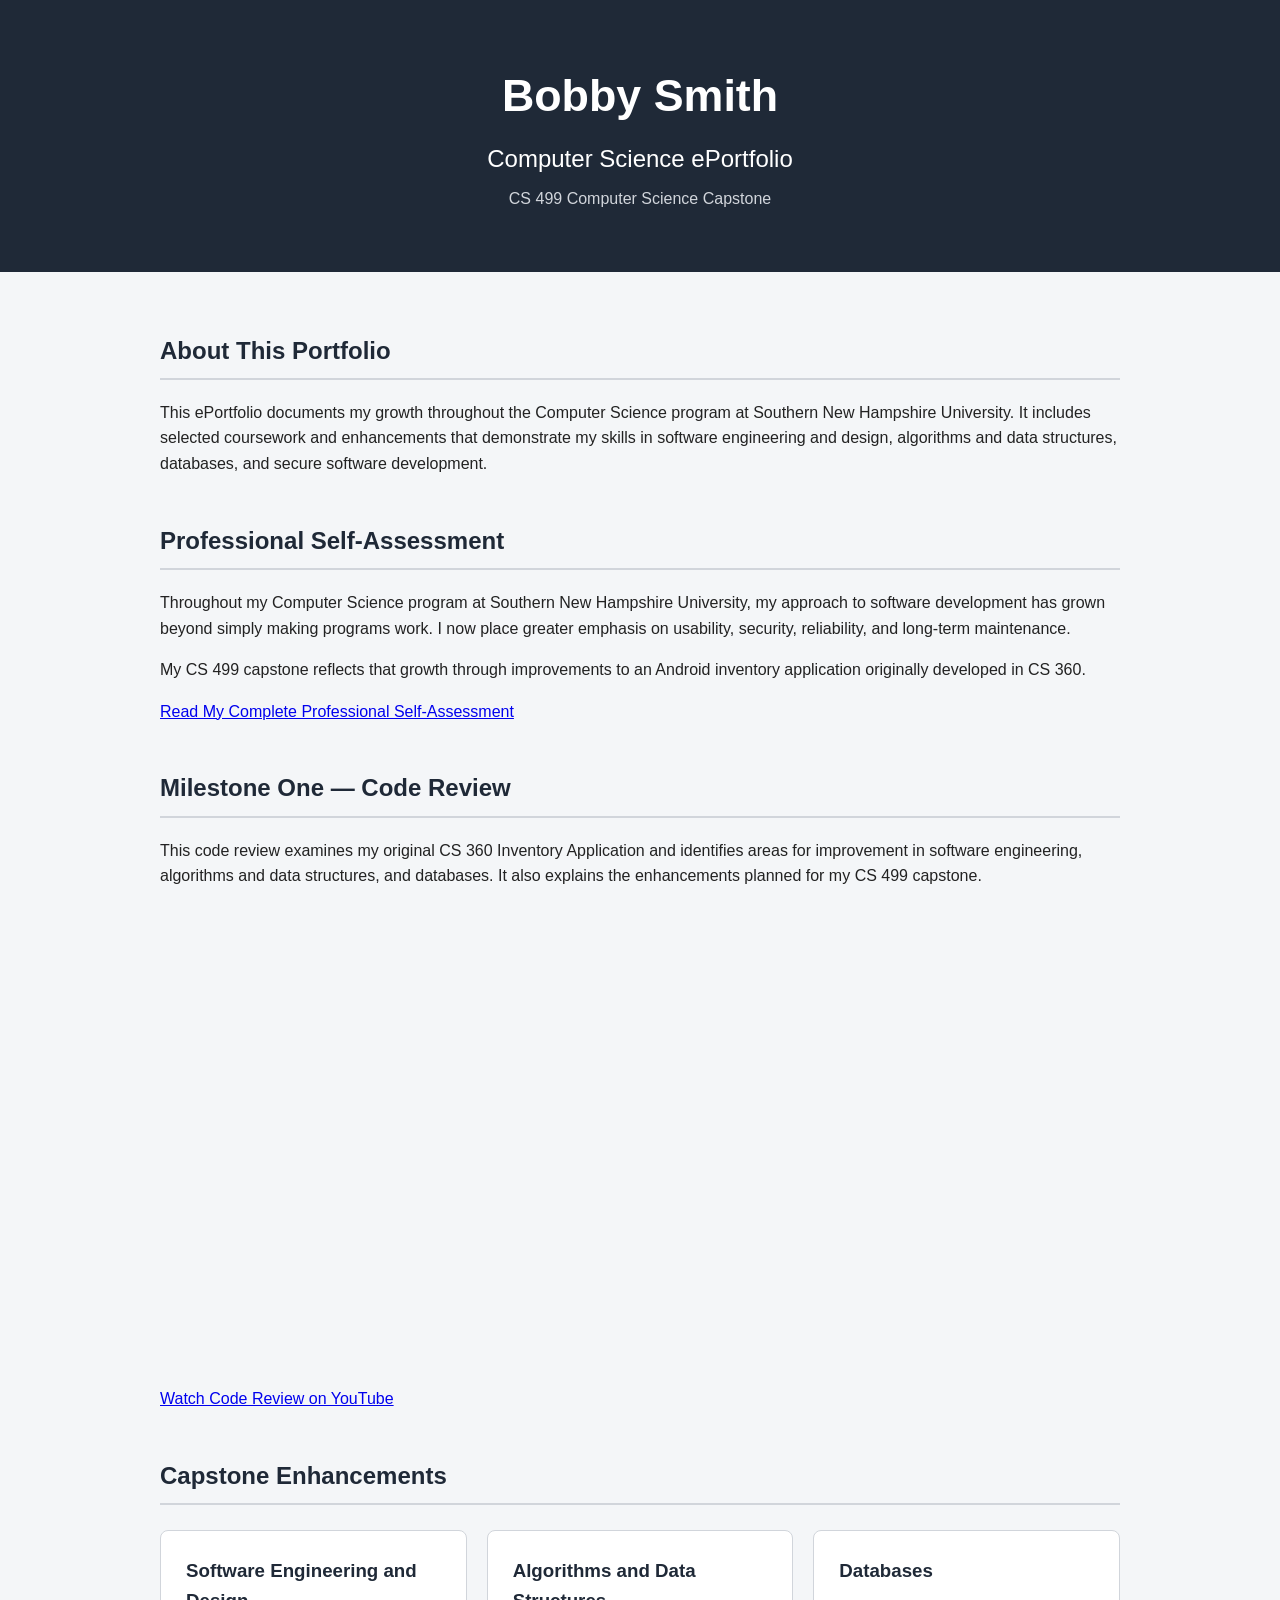
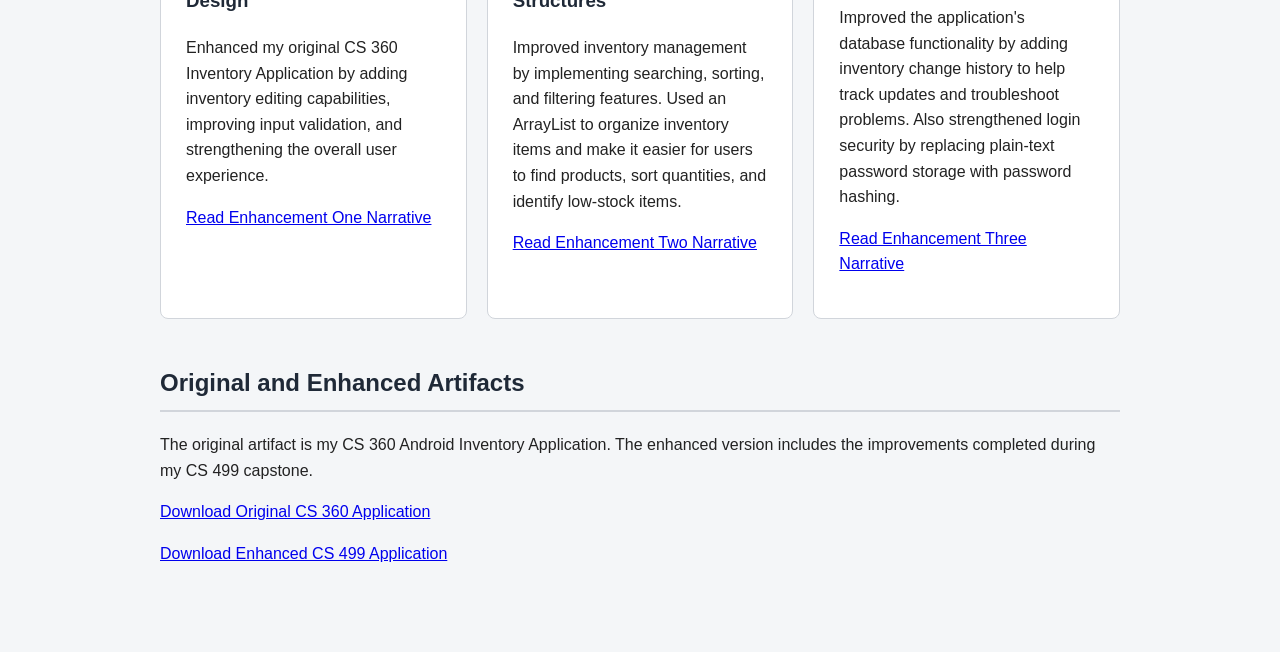
<file: index.html>
<!DOCTYPE html>
<html lang="en">
<head>
    <meta charset="UTF-8">
    <meta name="viewport" content="width=device-width, initial-scale=1.0">
    <title>Bobby Smith | Computer Science ePortfolio</title>
    <link rel="stylesheet" href="style.css">
</head>

<body>

    <header>
        <h1>Bobby Smith</h1>
        <h2>Computer Science ePortfolio</h2>
        <p>CS 499 Computer Science Capstone</p>
    </header>

    <main>
        <section>
            <h2>About This Portfolio</h2>

            <p>
                This ePortfolio documents my growth throughout the Computer Science
                program at Southern New Hampshire University. It includes selected
                coursework and enhancements that demonstrate my skills in software
                engineering and design, algorithms and data structures, databases,
                and secure software development.
            </p>
        </section>
        
        <section>
            <h2>Professional Self-Assessment</h2>
        
            <p>
                Throughout my Computer Science program at Southern New Hampshire
                University, my approach to software development has grown beyond
                simply making programs work. I now place greater emphasis on
                usability, security, reliability, and long-term maintenance.
            </p>
        
            <p>
                My CS 499 capstone reflects that growth through improvements
                to an Android inventory application originally developed
                in CS 360.
            </p>
        
            <p>
                <a href="self-assessment.html">
                    Read My Complete Professional Self-Assessment
                </a>
            </p>
        </section>
	
	<section>
    		<h2>Milestone One — Code Review</h2>

    		<p>
        		This code review examines my original CS 360
        		Inventory Application and identifies areas
        		for improvement in software engineering,
        		algorithms and data structures, and databases.
        		It also explains the enhancements planned
        		for my CS 499 capstone.
    		</p>

    		<div class="video-container">
        		<iframe
            			src="https://www.youtube.com/embed/A-g2grLvw1M"
            			title="CS 499 Milestone One Code Review"
            			allow="accelerometer; autoplay; clipboard-write; encrypted-media; gyroscope; picture-in-picture; web-share"
            			allowfullscreen>
        		</iframe>
    		</div>

    		<p>
        		<a href="https://youtu.be/A-g2grLvw1M"
           			target="_blank"
           			rel="noopener noreferrer">
            			Watch Code Review on YouTube
        		</a>
    		</p>
	</section>


        <section>
            <h2>Capstone Enhancements</h2>
        
            <div class="capstone-grid">
        
                <div class="capstone-card">
                    <h3>Software Engineering and Design</h3>
                    
			<p>
    				Enhanced my original CS 360 Inventory Application
    				by adding inventory editing capabilities, improving
    				input validation, and strengthening the overall
    				user experience.
			</p>

			<p>
    				<a href="enhancement-one.html">
        				Read Enhancement One Narrative
    				</a>
			</p>

                </div>
        
                <div class="capstone-card">
                    <h3>Algorithms and Data Structures</h3>
                    
			<p>
    				Improved inventory management by implementing
    				searching, sorting, and filtering features.
    				Used an ArrayList to organize inventory items
    				and make it easier for users to find products,
    				sort quantities, and identify low-stock items.
			</p>

			<p>
    				<a href="enhancement-two.html">
        				Read Enhancement Two Narrative
    				</a>
			</p>

                </div>
        
                <div class="capstone-card">
                    <h3>Databases</h3>
                    
			<p>
    				Improved the application's database functionality
    				by adding inventory change history to help track
    				updates and troubleshoot problems. Also strengthened
    				login security by replacing plain-text password
    				storage with password hashing.
			</p>

			<p>
    				<a href="enhancement-three.html">
        				Read Enhancement Three Narrative
    				</a>
			</p>

                </div>
        
            </div>
        </section>

	<section>
    		<h2>Original and Enhanced Artifacts</h2>

    		<p>
       			 The original artifact is my CS 360 Android Inventory
       			 Application. The enhanced version includes the
        		improvements completed during my CS 499 capstone.
    		</p>

    		<p>
        		<a href="original-artifact/InventoryAppBobby_Smith.zip">
            			Download Original CS 360 Application
        		</a>
    		</p>

    		<p>
        		<a href="enhanced-artifact/SmithB_CS499%20Milestone4.zip">
            		Download Enhanced CS 499 Application
        		</a>
    		</p>
	</section>

    </main>

</body>
</html>
</file>
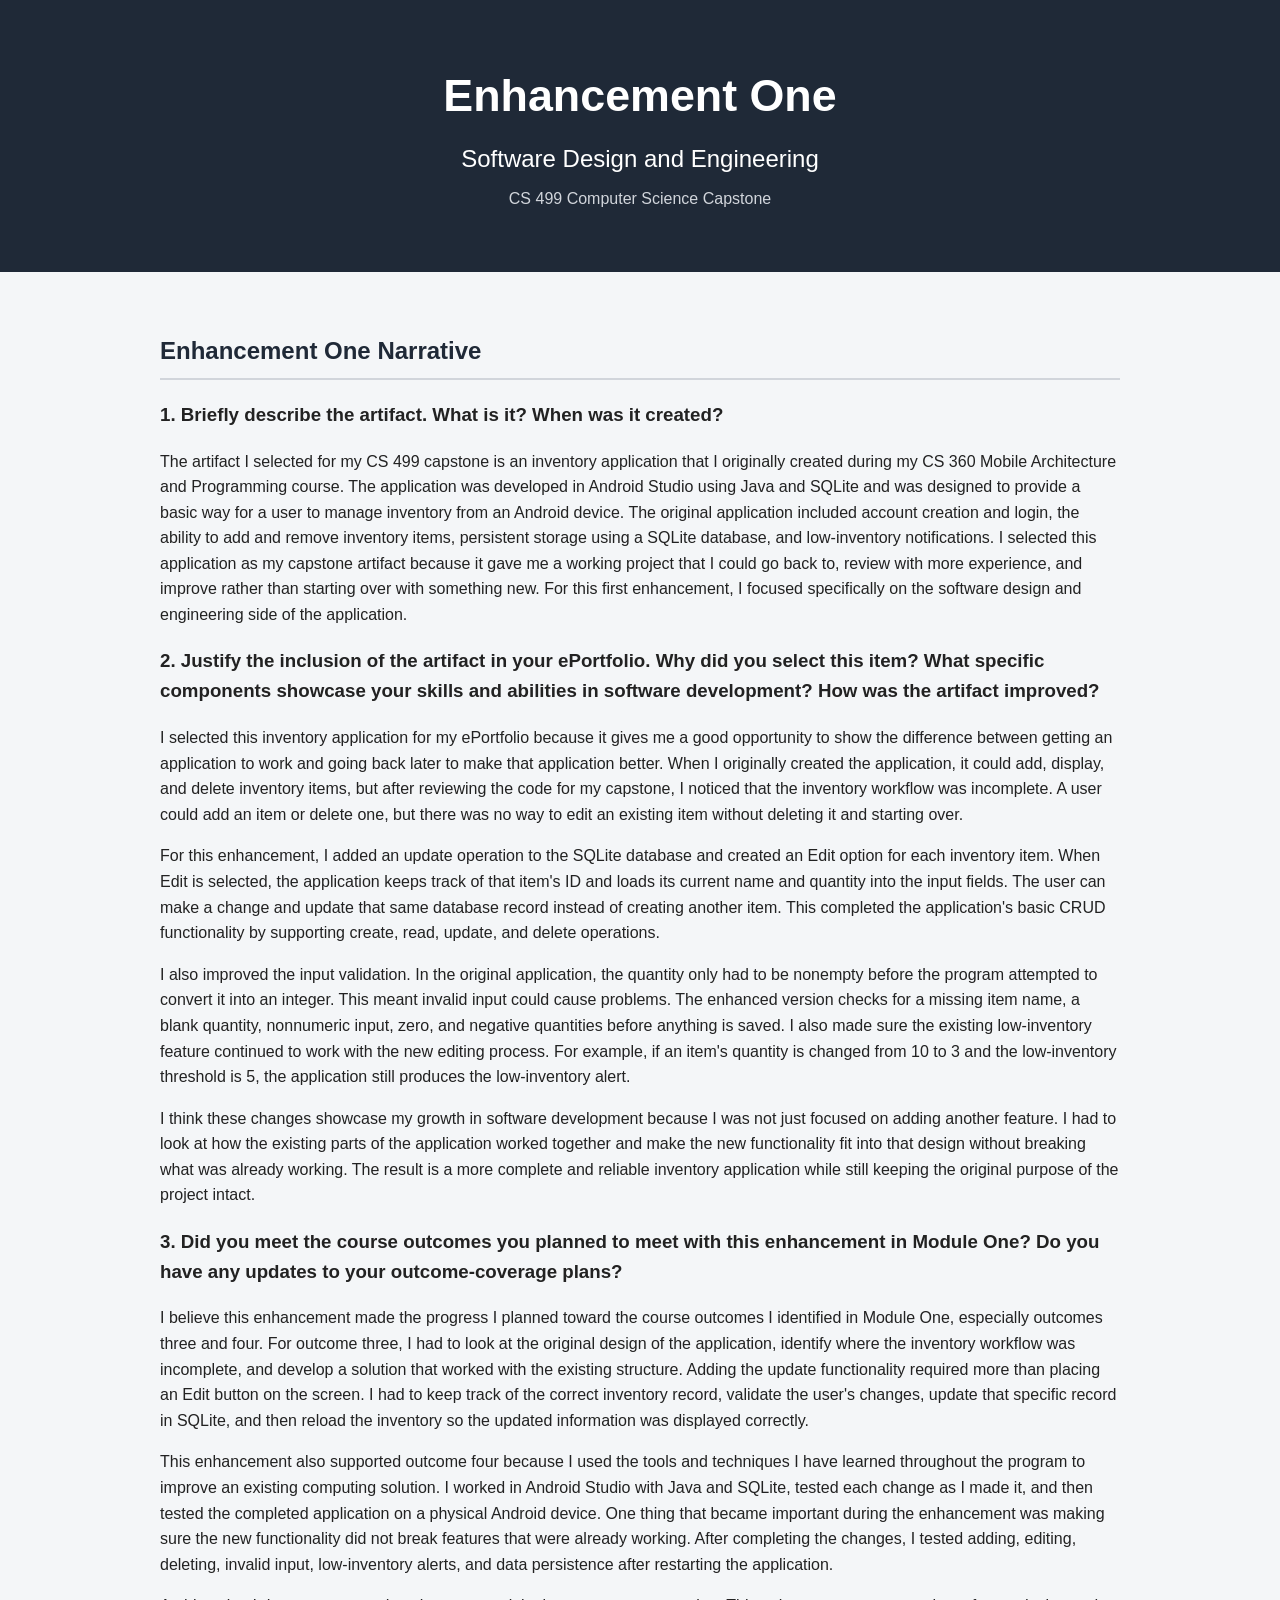
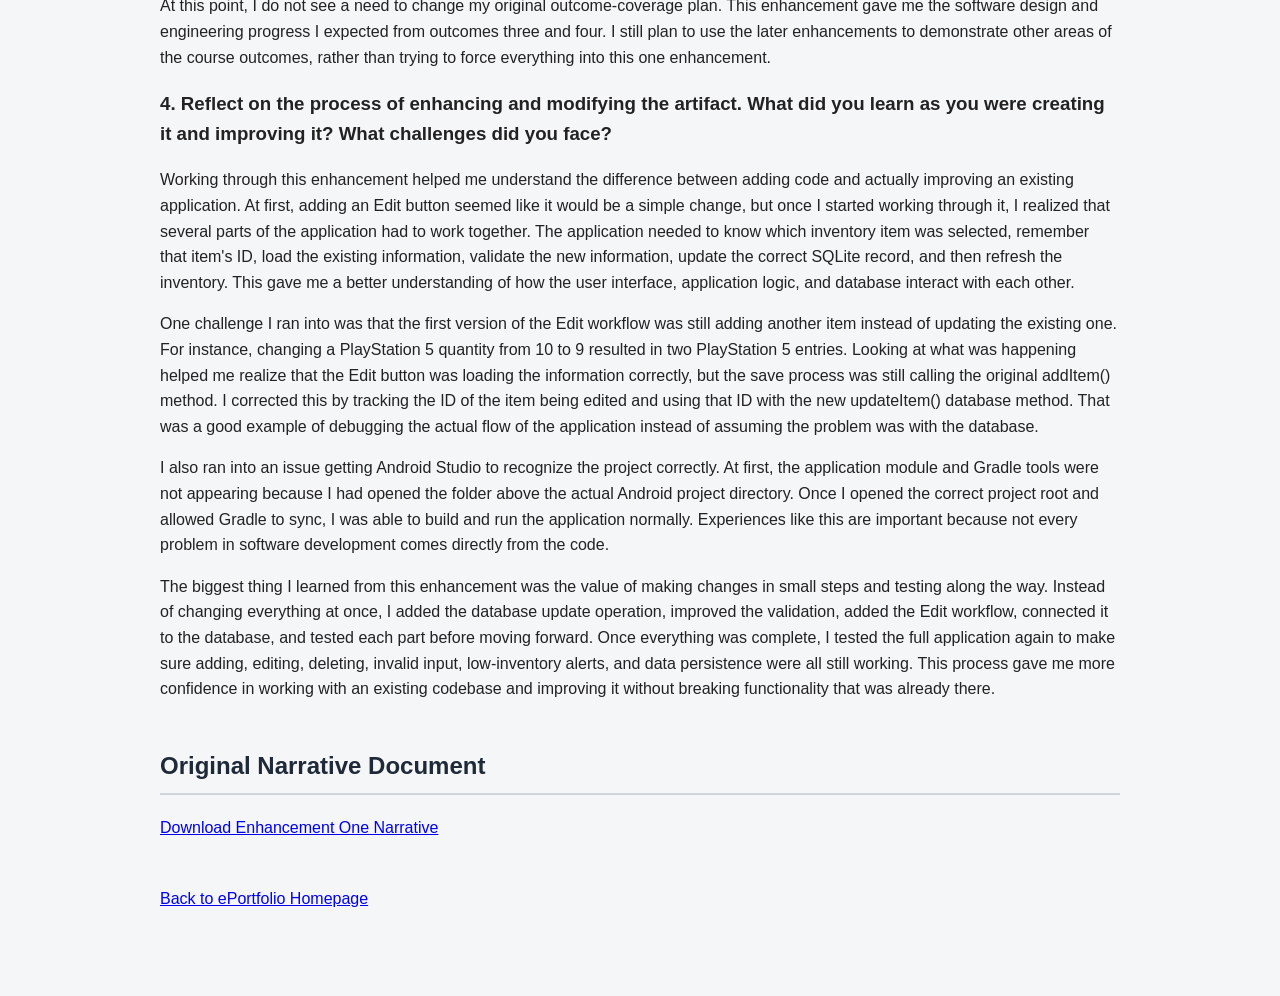
<file: enhancement-one.html>
<!DOCTYPE html>
<html lang="en">
<head>
    <meta charset="UTF-8">
    <meta name="viewport" content="width=device-width, initial-scale=1.0">
    <title>Enhancement One | Software Design and Engineering</title>
    <link rel="stylesheet" href="style.css">
</head>

<body>

<header>
    <h1>Enhancement One</h1>
    <h2>Software Design and Engineering</h2>
    <p>CS 499 Computer Science Capstone</p>
</header>

<main>
<section>
    <h2>Enhancement One Narrative</h2>

    <h3>1. Briefly describe the artifact. What is it? When was it created?</h3>

    <p>The artifact I selected for my CS 499 capstone is an inventory application that I originally created during my CS 360 Mobile Architecture and Programming course. The application was developed in Android Studio using Java and SQLite and was designed to provide a basic way for a user to manage inventory from an Android device. The original application included account creation and login, the ability to add and remove inventory items, persistent storage using a SQLite database, and low-inventory notifications. I selected this application as my capstone artifact because it gave me a working project that I could go back to, review with more experience, and improve rather than starting over with something new. For this first enhancement, I focused specifically on the software design and engineering side of the application.</p>

    <h3>2. Justify the inclusion of the artifact in your ePortfolio. Why did you select this item? What specific components showcase your skills and abilities in software development? How was the artifact improved?</h3>

    <p>I selected this inventory application for my ePortfolio because it gives me a good opportunity to show the difference between getting an application to work and going back later to make that application better. When I originally created the application, it could add, display, and delete inventory items, but after reviewing the code for my capstone, I noticed that the inventory workflow was incomplete. A user could add an item or delete one, but there was no way to edit an existing item without deleting it and starting over.</p>

    <p>For this enhancement, I added an update operation to the SQLite database and created an Edit option for each inventory item. When Edit is selected, the application keeps track of that item's ID and loads its current name and quantity into the input fields. The user can make a change and update that same database record instead of creating another item. This completed the application's basic CRUD functionality by supporting create, read, update, and delete operations.</p>

    <p>I also improved the input validation. In the original application, the quantity only had to be nonempty before the program attempted to convert it into an integer. This meant invalid input could cause problems. The enhanced version checks for a missing item name, a blank quantity, nonnumeric input, zero, and negative quantities before anything is saved. I also made sure the existing low-inventory feature continued to work with the new editing process. For example, if an item's quantity is changed from 10 to 3 and the low-inventory threshold is 5, the application still produces the low-inventory alert.</p>

    <p>I think these changes showcase my growth in software development because I was not just focused on adding another feature. I had to look at how the existing parts of the application worked together and make the new functionality fit into that design without breaking what was already working. The result is a more complete and reliable inventory application while still keeping the original purpose of the project intact.</p>

    <h3>3. Did you meet the course outcomes you planned to meet with this enhancement in Module One? Do you have any updates to your outcome-coverage plans?</h3>

    <p>I believe this enhancement made the progress I planned toward the course outcomes I identified in Module One, especially outcomes three and four. For outcome three, I had to look at the original design of the application, identify where the inventory workflow was incomplete, and develop a solution that worked with the existing structure. Adding the update functionality required more than placing an Edit button on the screen. I had to keep track of the correct inventory record, validate the user's changes, update that specific record in SQLite, and then reload the inventory so the updated information was displayed correctly.</p>

    <p>This enhancement also supported outcome four because I used the tools and techniques I have learned throughout the program to improve an existing computing solution. I worked in Android Studio with Java and SQLite, tested each change as I made it, and then tested the completed application on a physical Android device. One thing that became important during the enhancement was making sure the new functionality did not break features that were already working. After completing the changes, I tested adding, editing, deleting, invalid input, low-inventory alerts, and data persistence after restarting the application.</p>

    <p>At this point, I do not see a need to change my original outcome-coverage plan. This enhancement gave me the software design and engineering progress I expected from outcomes three and four. I still plan to use the later enhancements to demonstrate other areas of the course outcomes, rather than trying to force everything into this one enhancement.</p>

    <h3>4. Reflect on the process of enhancing and modifying the artifact. What did you learn as you were creating it and improving it? What challenges did you face?</h3>

    <p>Working through this enhancement helped me understand the difference between adding code and actually improving an existing application. At first, adding an Edit button seemed like it would be a simple change, but once I started working through it, I realized that several parts of the application had to work together. The application needed to know which inventory item was selected, remember that item's ID, load the existing information, validate the new information, update the correct SQLite record, and then refresh the inventory. This gave me a better understanding of how the user interface, application logic, and database interact with each other.</p>

    <p>One challenge I ran into was that the first version of the Edit workflow was still adding another item instead of updating the existing one. For instance, changing a PlayStation 5 quantity from 10 to 9 resulted in two PlayStation 5 entries. Looking at what was happening helped me realize that the Edit button was loading the information correctly, but the save process was still calling the original addItem() method. I corrected this by tracking the ID of the item being edited and using that ID with the new updateItem() database method. That was a good example of debugging the actual flow of the application instead of assuming the problem was with the database.</p>

    <p>I also ran into an issue getting Android Studio to recognize the project correctly. At first, the application module and Gradle tools were not appearing because I had opened the folder above the actual Android project directory. Once I opened the correct project root and allowed Gradle to sync, I was able to build and run the application normally. Experiences like this are important because not every problem in software development comes directly from the code.</p>

    <p>The biggest thing I learned from this enhancement was the value of making changes in small steps and testing along the way. Instead of changing everything at once, I added the database update operation, improved the validation, added the Edit workflow, connected it to the database, and tested each part before moving forward. Once everything was complete, I tested the full application again to make sure adding, editing, deleting, invalid input, low-inventory alerts, and data persistence were all still working. This process gave me more confidence in working with an existing codebase and improving it without breaking functionality that was already there.</p>
</section>

<section>
    <h2>Original Narrative Document</h2>
    <p>
        <a href="narratives/SmithB_Milestone%20Two.docx">
            Download Enhancement One Narrative
        </a>
    </p>
</section>

<section>
    <p>
        <a href="index.html">Back to ePortfolio Homepage</a>
    </p>
</section>
</main>

</body>
</html>
</file>
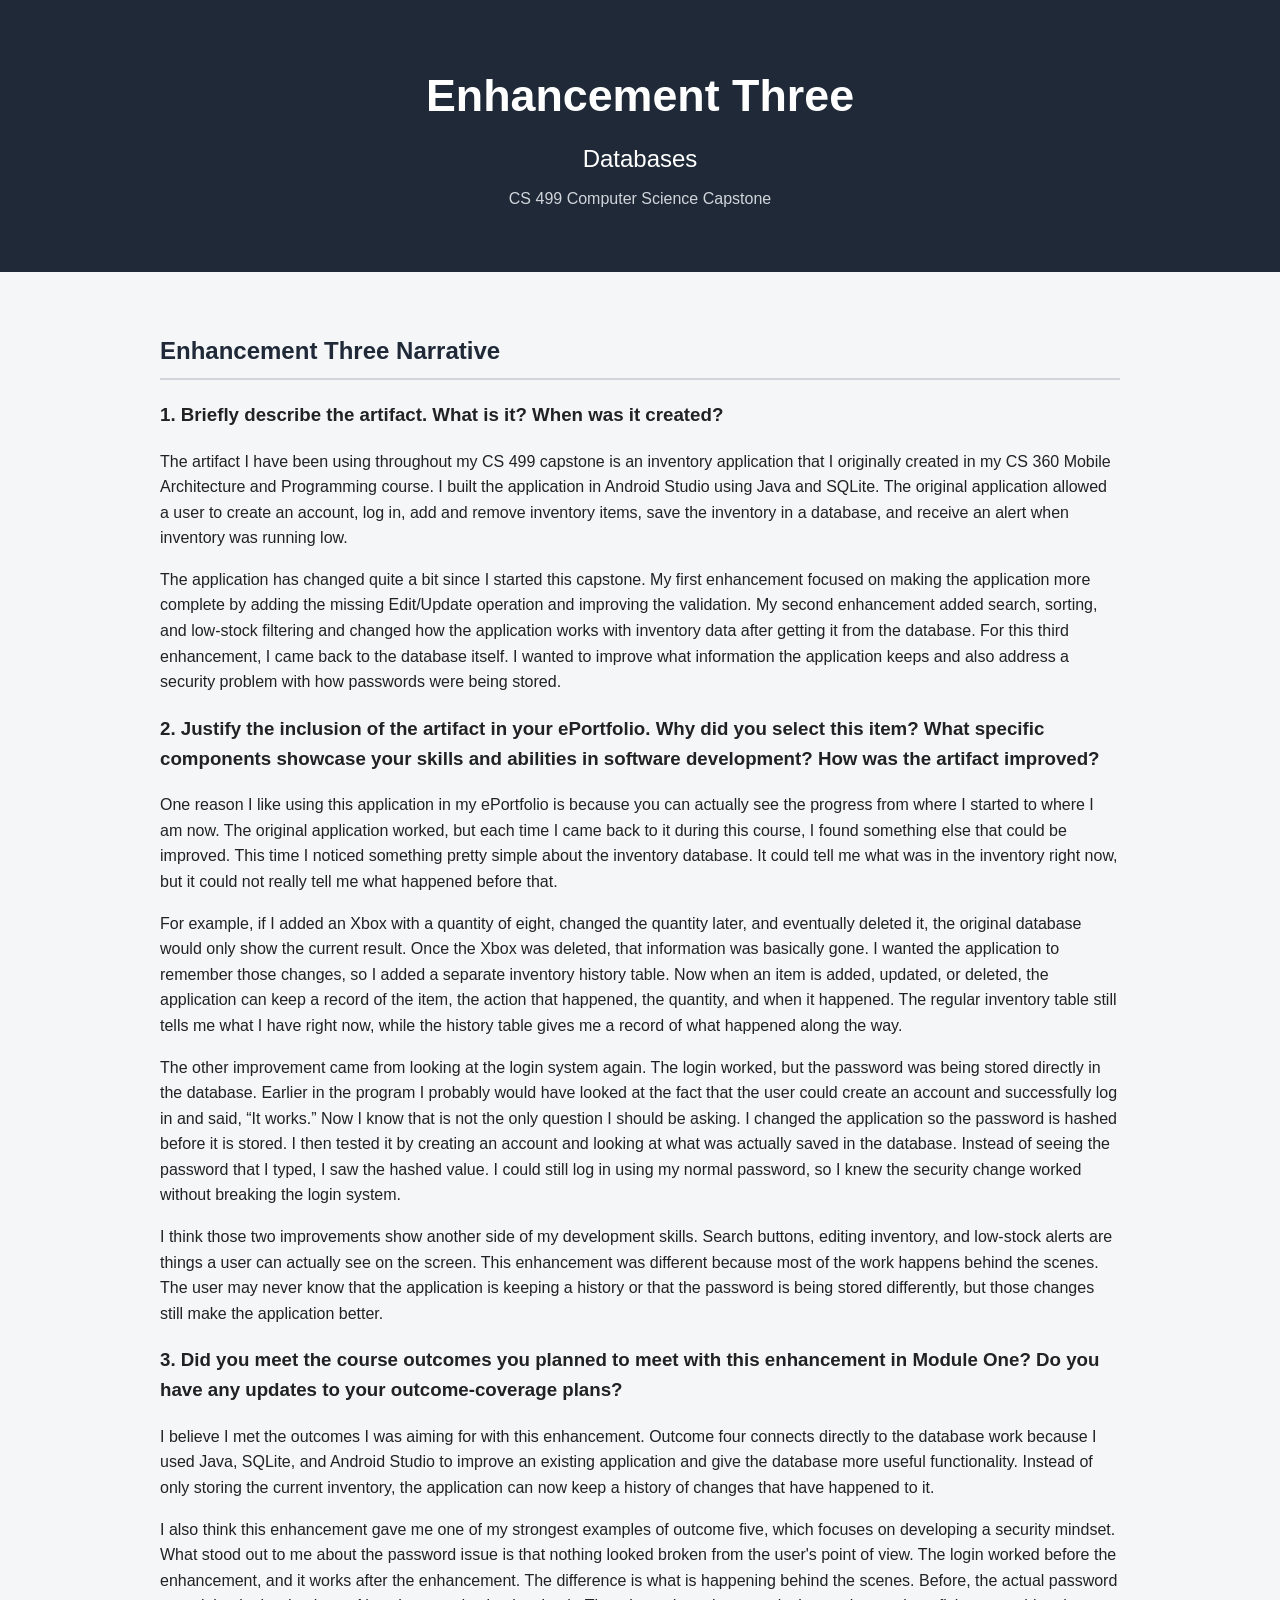
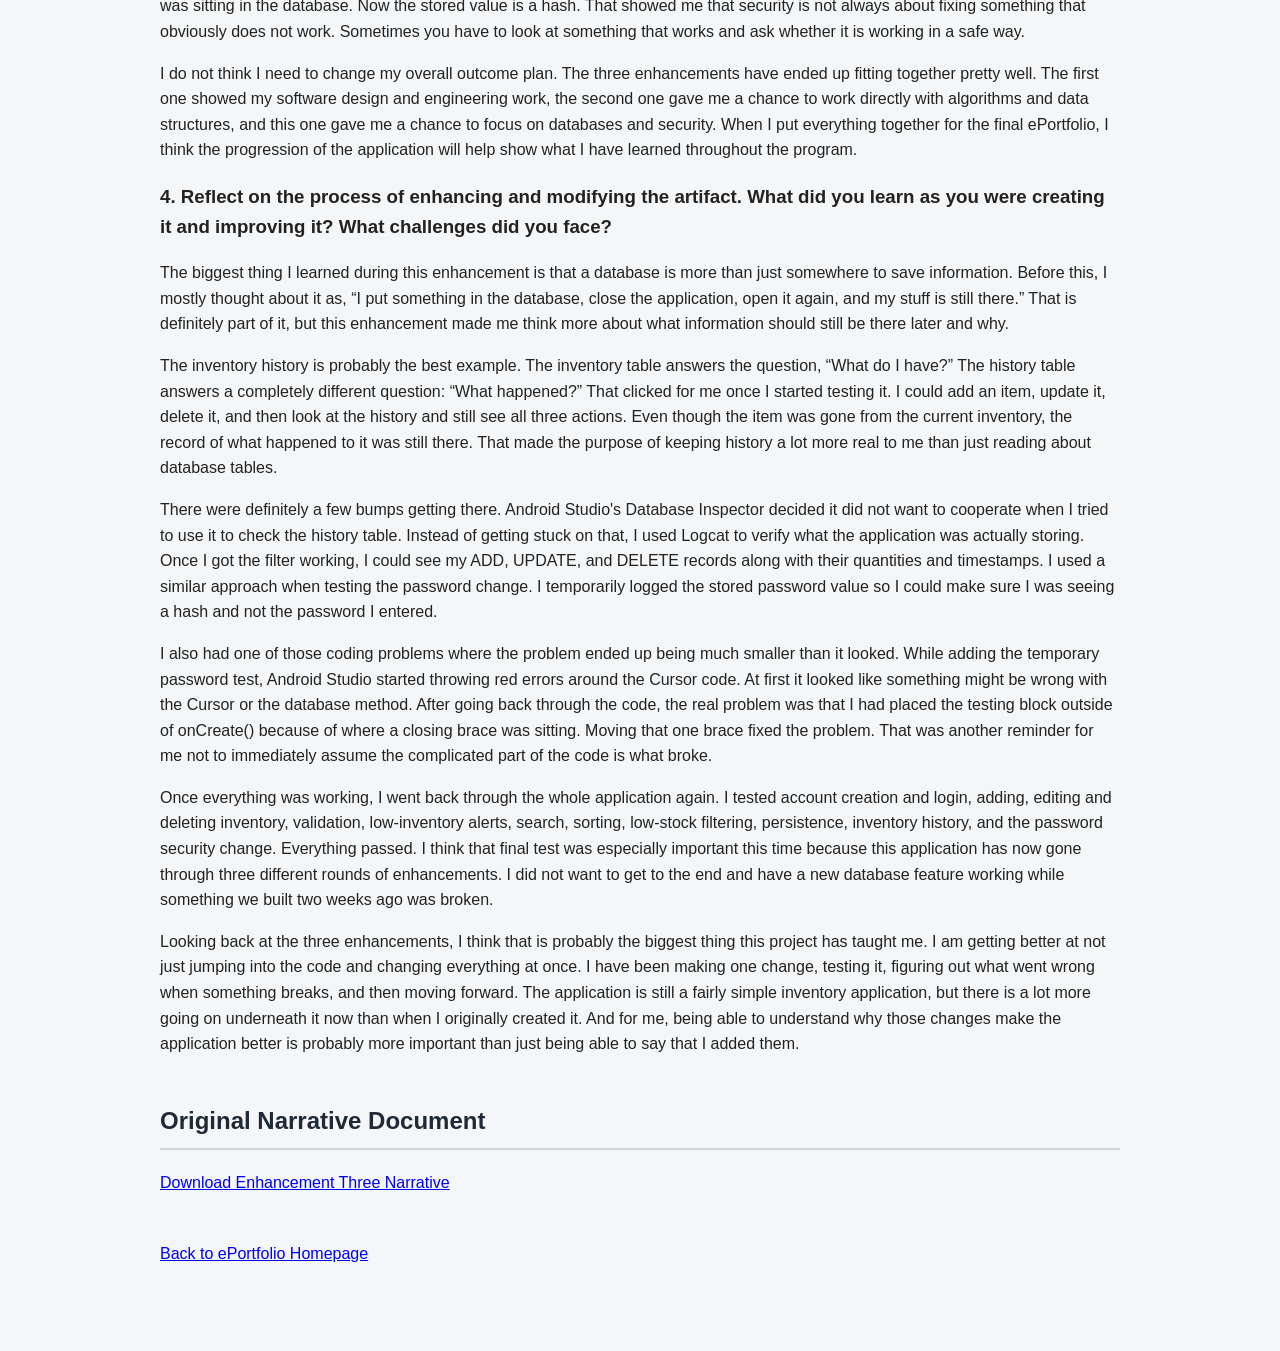
<file: enhancement-three.html>
<!DOCTYPE html>
<html lang="en">
<head>
    <meta charset="UTF-8">
    <meta name="viewport" content="width=device-width, initial-scale=1.0">
    <title>Enhancement Three | Databases</title>
    <link rel="stylesheet" href="style.css">
</head>

<body>

<header>
    <h1>Enhancement Three</h1>
    <h2>Databases</h2>
    <p>CS 499 Computer Science Capstone</p>
</header>

<main>

<section>
    <h2>Enhancement Three Narrative</h2>

    <h3>1. Briefly describe the artifact. What is it? When was it created?</h3>

    <p>The artifact I have been using throughout my CS 499 capstone is an inventory application that I originally created in my CS 360 Mobile Architecture and Programming course. I built the application in Android Studio using Java and SQLite. The original application allowed a user to create an account, log in, add and remove inventory items, save the inventory in a database, and receive an alert when inventory was running low.</p>

    <p>The application has changed quite a bit since I started this capstone. My first enhancement focused on making the application more complete by adding the missing Edit/Update operation and improving the validation. My second enhancement added search, sorting, and low-stock filtering and changed how the application works with inventory data after getting it from the database. For this third enhancement, I came back to the database itself. I wanted to improve what information the application keeps and also address a security problem with how passwords were being stored.</p>

    <h3>2. Justify the inclusion of the artifact in your ePortfolio. Why did you select this item? What specific components showcase your skills and abilities in software development? How was the artifact improved?</h3>

    <p>One reason I like using this application in my ePortfolio is because you can actually see the progress from where I started to where I am now. The original application worked, but each time I came back to it during this course, I found something else that could be improved. This time I noticed something pretty simple about the inventory database. It could tell me what was in the inventory right now, but it could not really tell me what happened before that.</p>

    <p>For example, if I added an Xbox with a quantity of eight, changed the quantity later, and eventually deleted it, the original database would only show the current result. Once the Xbox was deleted, that information was basically gone. I wanted the application to remember those changes, so I added a separate inventory history table. Now when an item is added, updated, or deleted, the application can keep a record of the item, the action that happened, the quantity, and when it happened. The regular inventory table still tells me what I have right now, while the history table gives me a record of what happened along the way.</p>

    <p>The other improvement came from looking at the login system again. The login worked, but the password was being stored directly in the database. Earlier in the program I probably would have looked at the fact that the user could create an account and successfully log in and said, “It works.” Now I know that is not the only question I should be asking. I changed the application so the password is hashed before it is stored. I then tested it by creating an account and looking at what was actually saved in the database. Instead of seeing the password that I typed, I saw the hashed value. I could still log in using my normal password, so I knew the security change worked without breaking the login system.</p>

    <p>I think those two improvements show another side of my development skills. Search buttons, editing inventory, and low-stock alerts are things a user can actually see on the screen. This enhancement was different because most of the work happens behind the scenes. The user may never know that the application is keeping a history or that the password is being stored differently, but those changes still make the application better.</p>

    <h3>3. Did you meet the course outcomes you planned to meet with this enhancement in Module One? Do you have any updates to your outcome-coverage plans?</h3>

    <p>I believe I met the outcomes I was aiming for with this enhancement. Outcome four connects directly to the database work because I used Java, SQLite, and Android Studio to improve an existing application and give the database more useful functionality. Instead of only storing the current inventory, the application can now keep a history of changes that have happened to it.</p>

    <p>I also think this enhancement gave me one of my strongest examples of outcome five, which focuses on developing a security mindset. What stood out to me about the password issue is that nothing looked broken from the user's point of view. The login worked before the enhancement, and it works after the enhancement. The difference is what is happening behind the scenes. Before, the actual password was sitting in the database. Now the stored value is a hash. That showed me that security is not always about fixing something that obviously does not work. Sometimes you have to look at something that works and ask whether it is working in a safe way.</p>

    <p>I do not think I need to change my overall outcome plan. The three enhancements have ended up fitting together pretty well. The first one showed my software design and engineering work, the second one gave me a chance to work directly with algorithms and data structures, and this one gave me a chance to focus on databases and security. When I put everything together for the final ePortfolio, I think the progression of the application will help show what I have learned throughout the program.</p>

    <h3>4. Reflect on the process of enhancing and modifying the artifact. What did you learn as you were creating it and improving it? What challenges did you face?</h3>

    <p>The biggest thing I learned during this enhancement is that a database is more than just somewhere to save information. Before this, I mostly thought about it as, “I put something in the database, close the application, open it again, and my stuff is still there.” That is definitely part of it, but this enhancement made me think more about what information should still be there later and why.</p>

    <p>The inventory history is probably the best example. The inventory table answers the question, “What do I have?” The history table answers a completely different question: “What happened?” That clicked for me once I started testing it. I could add an item, update it, delete it, and then look at the history and still see all three actions. Even though the item was gone from the current inventory, the record of what happened to it was still there. That made the purpose of keeping history a lot more real to me than just reading about database tables.</p>

    <p>There were definitely a few bumps getting there. Android Studio's Database Inspector decided it did not want to cooperate when I tried to use it to check the history table. Instead of getting stuck on that, I used Logcat to verify what the application was actually storing. Once I got the filter working, I could see my ADD, UPDATE, and DELETE records along with their quantities and timestamps. I used a similar approach when testing the password change. I temporarily logged the stored password value so I could make sure I was seeing a hash and not the password I entered.</p>

    <p>I also had one of those coding problems where the problem ended up being much smaller than it looked. While adding the temporary password test, Android Studio started throwing red errors around the Cursor code. At first it looked like something might be wrong with the Cursor or the database method. After going back through the code, the real problem was that I had placed the testing block outside of onCreate() because of where a closing brace was sitting. Moving that one brace fixed the problem. That was another reminder for me not to immediately assume the complicated part of the code is what broke.</p>

    <p>Once everything was working, I went back through the whole application again. I tested account creation and login, adding, editing and deleting inventory, validation, low-inventory alerts, search, sorting, low-stock filtering, persistence, inventory history, and the password security change. Everything passed. I think that final test was especially important this time because this application has now gone through three different rounds of enhancements. I did not want to get to the end and have a new database feature working while something we built two weeks ago was broken.</p>

    <p>Looking back at the three enhancements, I think that is probably the biggest thing this project has taught me. I am getting better at not just jumping into the code and changing everything at once. I have been making one change, testing it, figuring out what went wrong when something breaks, and then moving forward. The application is still a fairly simple inventory application, but there is a lot more going on underneath it now than when I originally created it. And for me, being able to understand why those changes make the application better is probably more important than just being able to say that I added them.</p>

</section>

<section>
    <h2>Original Narrative Document</h2>

    <p>
        <a href="narratives/SmithB_Milestone%20Four.docx">
            Download Enhancement Three Narrative
        </a>
    </p>
</section>

<section>
    <p>
        <a href="index.html">Back to ePortfolio Homepage</a>
    </p>
</section>

</main>

</body>
</html>
</file>
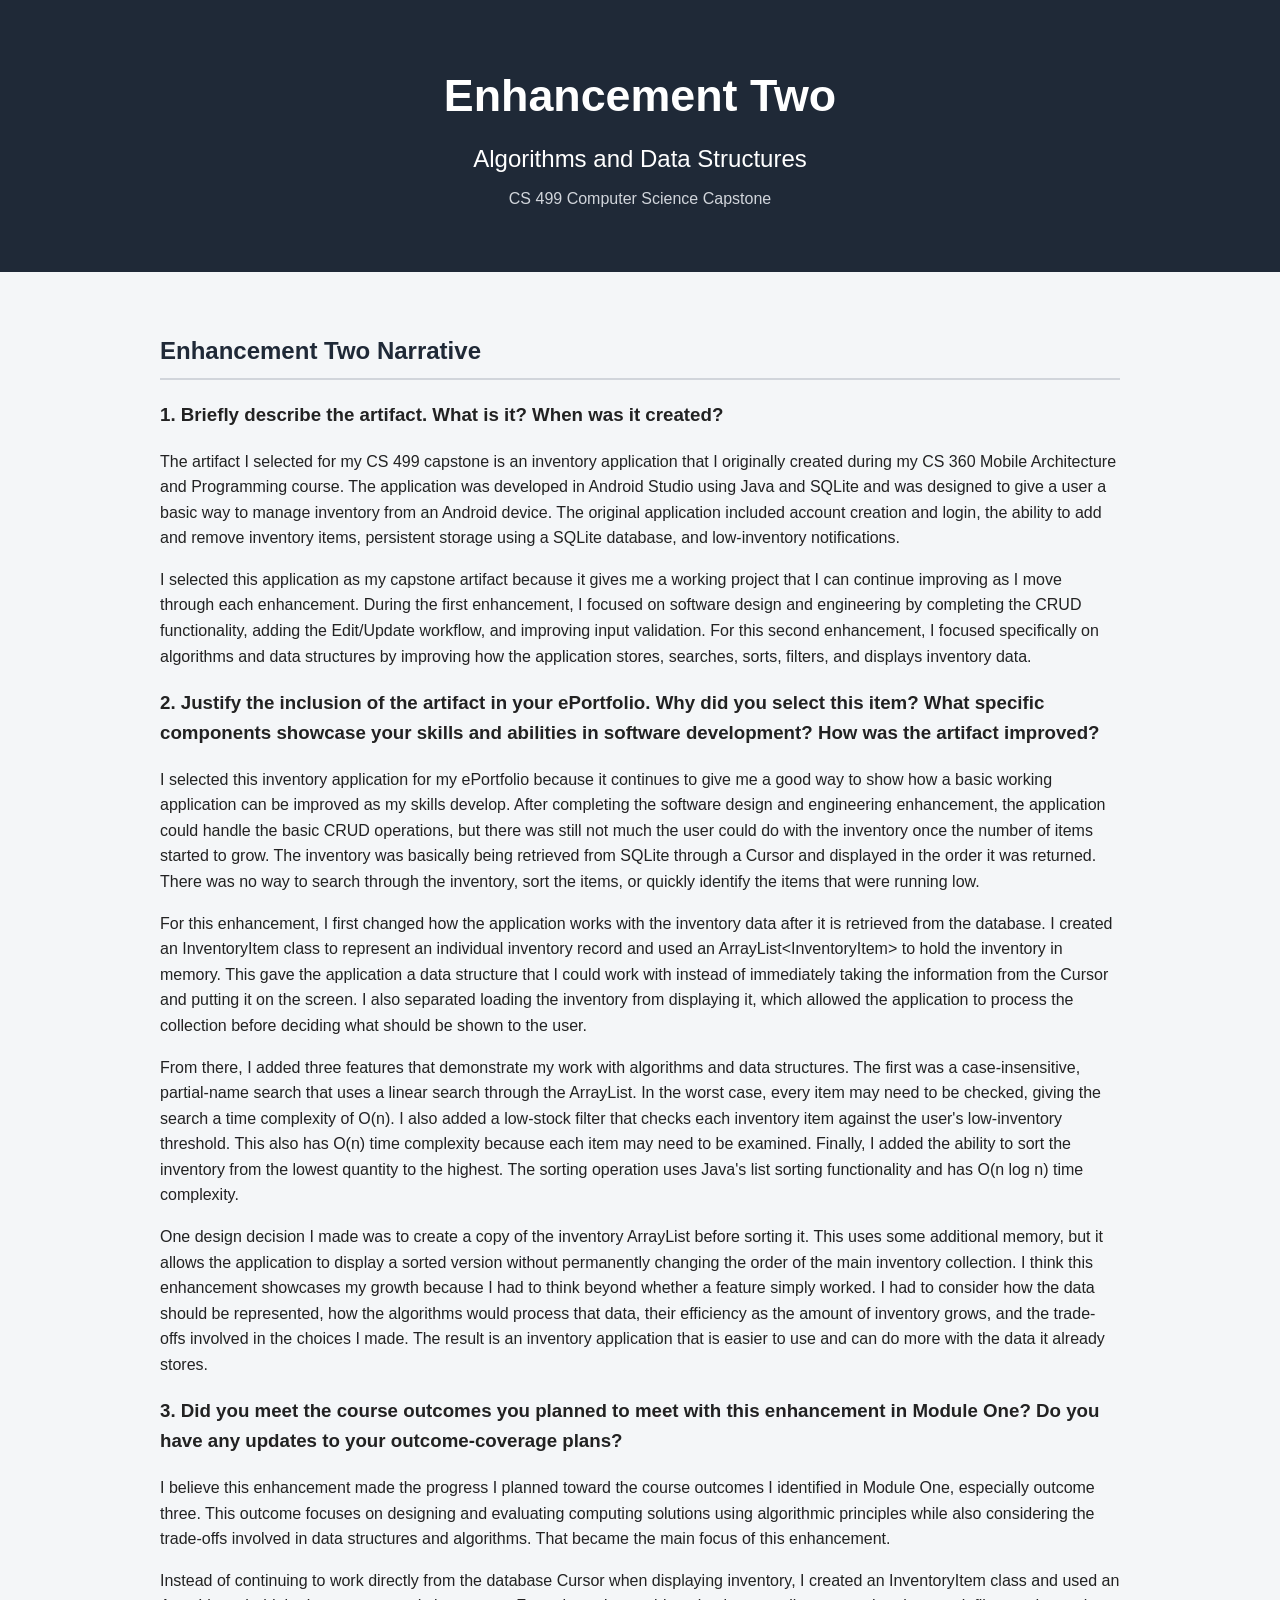
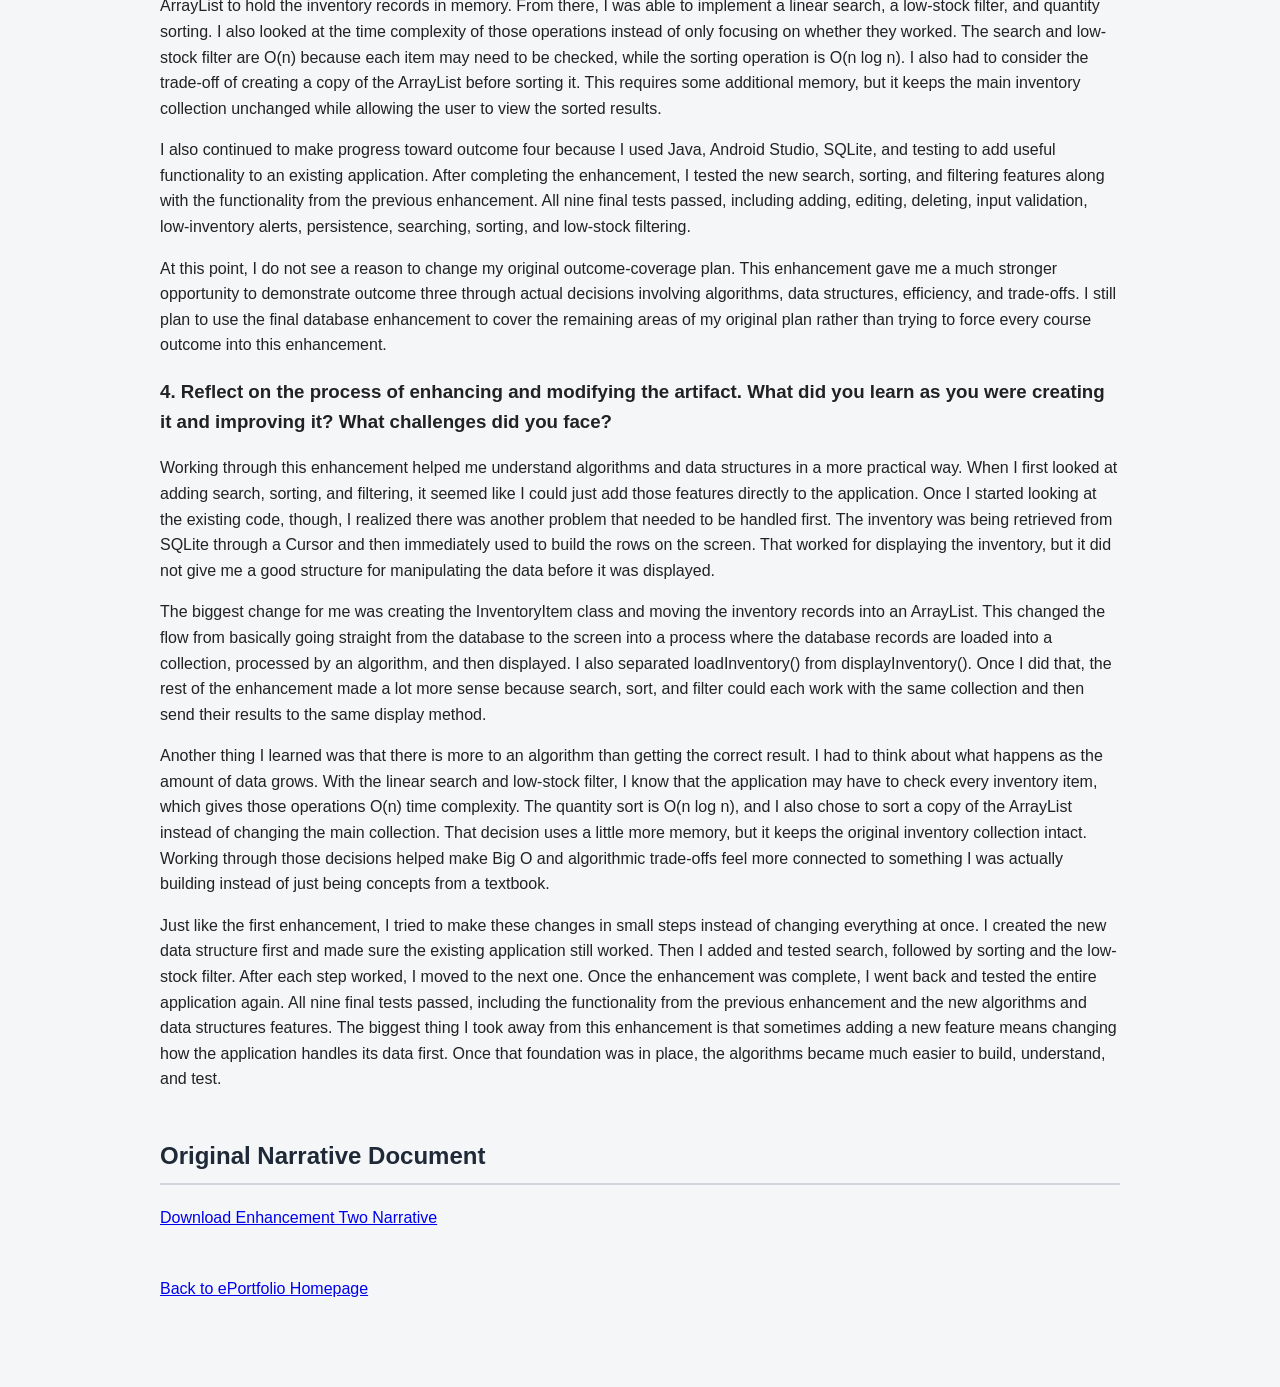
<file: enhancement-two.html>
<!DOCTYPE html>
<html lang="en">
<head>
    <meta charset="UTF-8">
    <meta name="viewport" content="width=device-width, initial-scale=1.0">
    <title>Enhancement Two | Algorithms and Data Structures</title>
    <link rel="stylesheet" href="style.css">
</head>

<body>

<header>
    <h1>Enhancement Two</h1>
    <h2>Algorithms and Data Structures</h2>
    <p>CS 499 Computer Science Capstone</p>
</header>

<main>
<section>
    <h2>Enhancement Two Narrative</h2>

    <h3>1. Briefly describe the artifact. What is it? When was it created?</h3>

    <p>The artifact I selected for my CS 499 capstone is an inventory application that I originally created during my CS 360 Mobile Architecture and Programming course. The application was developed in Android Studio using Java and SQLite and was designed to give a user a basic way to manage inventory from an Android device. The original application included account creation and login, the ability to add and remove inventory items, persistent storage using a SQLite database, and low-inventory notifications.</p>

    <p>I selected this application as my capstone artifact because it gives me a working project that I can continue improving as I move through each enhancement. During the first enhancement, I focused on software design and engineering by completing the CRUD functionality, adding the Edit/Update workflow, and improving input validation. For this second enhancement, I focused specifically on algorithms and data structures by improving how the application stores, searches, sorts, filters, and displays inventory data.</p>

    <h3>2. Justify the inclusion of the artifact in your ePortfolio. Why did you select this item? What specific components showcase your skills and abilities in software development? How was the artifact improved?</h3>

    <p>I selected this inventory application for my ePortfolio because it continues to give me a good way to show how a basic working application can be improved as my skills develop. After completing the software design and engineering enhancement, the application could handle the basic CRUD operations, but there was still not much the user could do with the inventory once the number of items started to grow. The inventory was basically being retrieved from SQLite through a Cursor and displayed in the order it was returned. There was no way to search through the inventory, sort the items, or quickly identify the items that were running low.</p>

    <p>For this enhancement, I first changed how the application works with the inventory data after it is retrieved from the database. I created an InventoryItem class to represent an individual inventory record and used an ArrayList&lt;InventoryItem&gt; to hold the inventory in memory. This gave the application a data structure that I could work with instead of immediately taking the information from the Cursor and putting it on the screen. I also separated loading the inventory from displaying it, which allowed the application to process the collection before deciding what should be shown to the user.</p>

    <p>From there, I added three features that demonstrate my work with algorithms and data structures. The first was a case-insensitive, partial-name search that uses a linear search through the ArrayList. In the worst case, every item may need to be checked, giving the search a time complexity of O(n). I also added a low-stock filter that checks each inventory item against the user's low-inventory threshold. This also has O(n) time complexity because each item may need to be examined. Finally, I added the ability to sort the inventory from the lowest quantity to the highest. The sorting operation uses Java's list sorting functionality and has O(n log n) time complexity.</p>

    <p>One design decision I made was to create a copy of the inventory ArrayList before sorting it. This uses some additional memory, but it allows the application to display a sorted version without permanently changing the order of the main inventory collection. I think this enhancement showcases my growth because I had to think beyond whether a feature simply worked. I had to consider how the data should be represented, how the algorithms would process that data, their efficiency as the amount of inventory grows, and the trade-offs involved in the choices I made. The result is an inventory application that is easier to use and can do more with the data it already stores.</p>

    <h3>3. Did you meet the course outcomes you planned to meet with this enhancement in Module One? Do you have any updates to your outcome-coverage plans?</h3>

    <p>I believe this enhancement made the progress I planned toward the course outcomes I identified in Module One, especially outcome three. This outcome focuses on designing and evaluating computing solutions using algorithmic principles while also considering the trade-offs involved in data structures and algorithms. That became the main focus of this enhancement.</p>

    <p>Instead of continuing to work directly from the database Cursor when displaying inventory, I created an InventoryItem class and used an ArrayList to hold the inventory records in memory. From there, I was able to implement a linear search, a low-stock filter, and quantity sorting. I also looked at the time complexity of those operations instead of only focusing on whether they worked. The search and low-stock filter are O(n) because each item may need to be checked, while the sorting operation is O(n log n). I also had to consider the trade-off of creating a copy of the ArrayList before sorting it. This requires some additional memory, but it keeps the main inventory collection unchanged while allowing the user to view the sorted results.</p>

    <p>I also continued to make progress toward outcome four because I used Java, Android Studio, SQLite, and testing to add useful functionality to an existing application. After completing the enhancement, I tested the new search, sorting, and filtering features along with the functionality from the previous enhancement. All nine final tests passed, including adding, editing, deleting, input validation, low-inventory alerts, persistence, searching, sorting, and low-stock filtering.</p>

    <p>At this point, I do not see a reason to change my original outcome-coverage plan. This enhancement gave me a much stronger opportunity to demonstrate outcome three through actual decisions involving algorithms, data structures, efficiency, and trade-offs. I still plan to use the final database enhancement to cover the remaining areas of my original plan rather than trying to force every course outcome into this enhancement.</p>

    <h3>4. Reflect on the process of enhancing and modifying the artifact. What did you learn as you were creating it and improving it? What challenges did you face?</h3>

    <p>Working through this enhancement helped me understand algorithms and data structures in a more practical way. When I first looked at adding search, sorting, and filtering, it seemed like I could just add those features directly to the application. Once I started looking at the existing code, though, I realized there was another problem that needed to be handled first. The inventory was being retrieved from SQLite through a Cursor and then immediately used to build the rows on the screen. That worked for displaying the inventory, but it did not give me a good structure for manipulating the data before it was displayed.</p>

    <p>The biggest change for me was creating the InventoryItem class and moving the inventory records into an ArrayList. This changed the flow from basically going straight from the database to the screen into a process where the database records are loaded into a collection, processed by an algorithm, and then displayed. I also separated loadInventory() from displayInventory(). Once I did that, the rest of the enhancement made a lot more sense because search, sort, and filter could each work with the same collection and then send their results to the same display method.</p>

    <p>Another thing I learned was that there is more to an algorithm than getting the correct result. I had to think about what happens as the amount of data grows. With the linear search and low-stock filter, I know that the application may have to check every inventory item, which gives those operations O(n) time complexity. The quantity sort is O(n log n), and I also chose to sort a copy of the ArrayList instead of changing the main collection. That decision uses a little more memory, but it keeps the original inventory collection intact. Working through those decisions helped make Big O and algorithmic trade-offs feel more connected to something I was actually building instead of just being concepts from a textbook.</p>

    <p>Just like the first enhancement, I tried to make these changes in small steps instead of changing everything at once. I created the new data structure first and made sure the existing application still worked. Then I added and tested search, followed by sorting and the low-stock filter. After each step worked, I moved to the next one. Once the enhancement was complete, I went back and tested the entire application again. All nine final tests passed, including the functionality from the previous enhancement and the new algorithms and data structures features. The biggest thing I took away from this enhancement is that sometimes adding a new feature means changing how the application handles its data first. Once that foundation was in place, the algorithms became much easier to build, understand, and test.</p>
</section>

<section>
    <h2>Original Narrative Document</h2>
    <p>
        <a href="narratives/SmithB_Milestone%20Three.docx">
            Download Enhancement Two Narrative
        </a>
    </p>
</section>

<section>
    <p>
        <a href="index.html">Back to ePortfolio Homepage</a>
    </p>
</section>
</main>

</body>
</html>
</file>
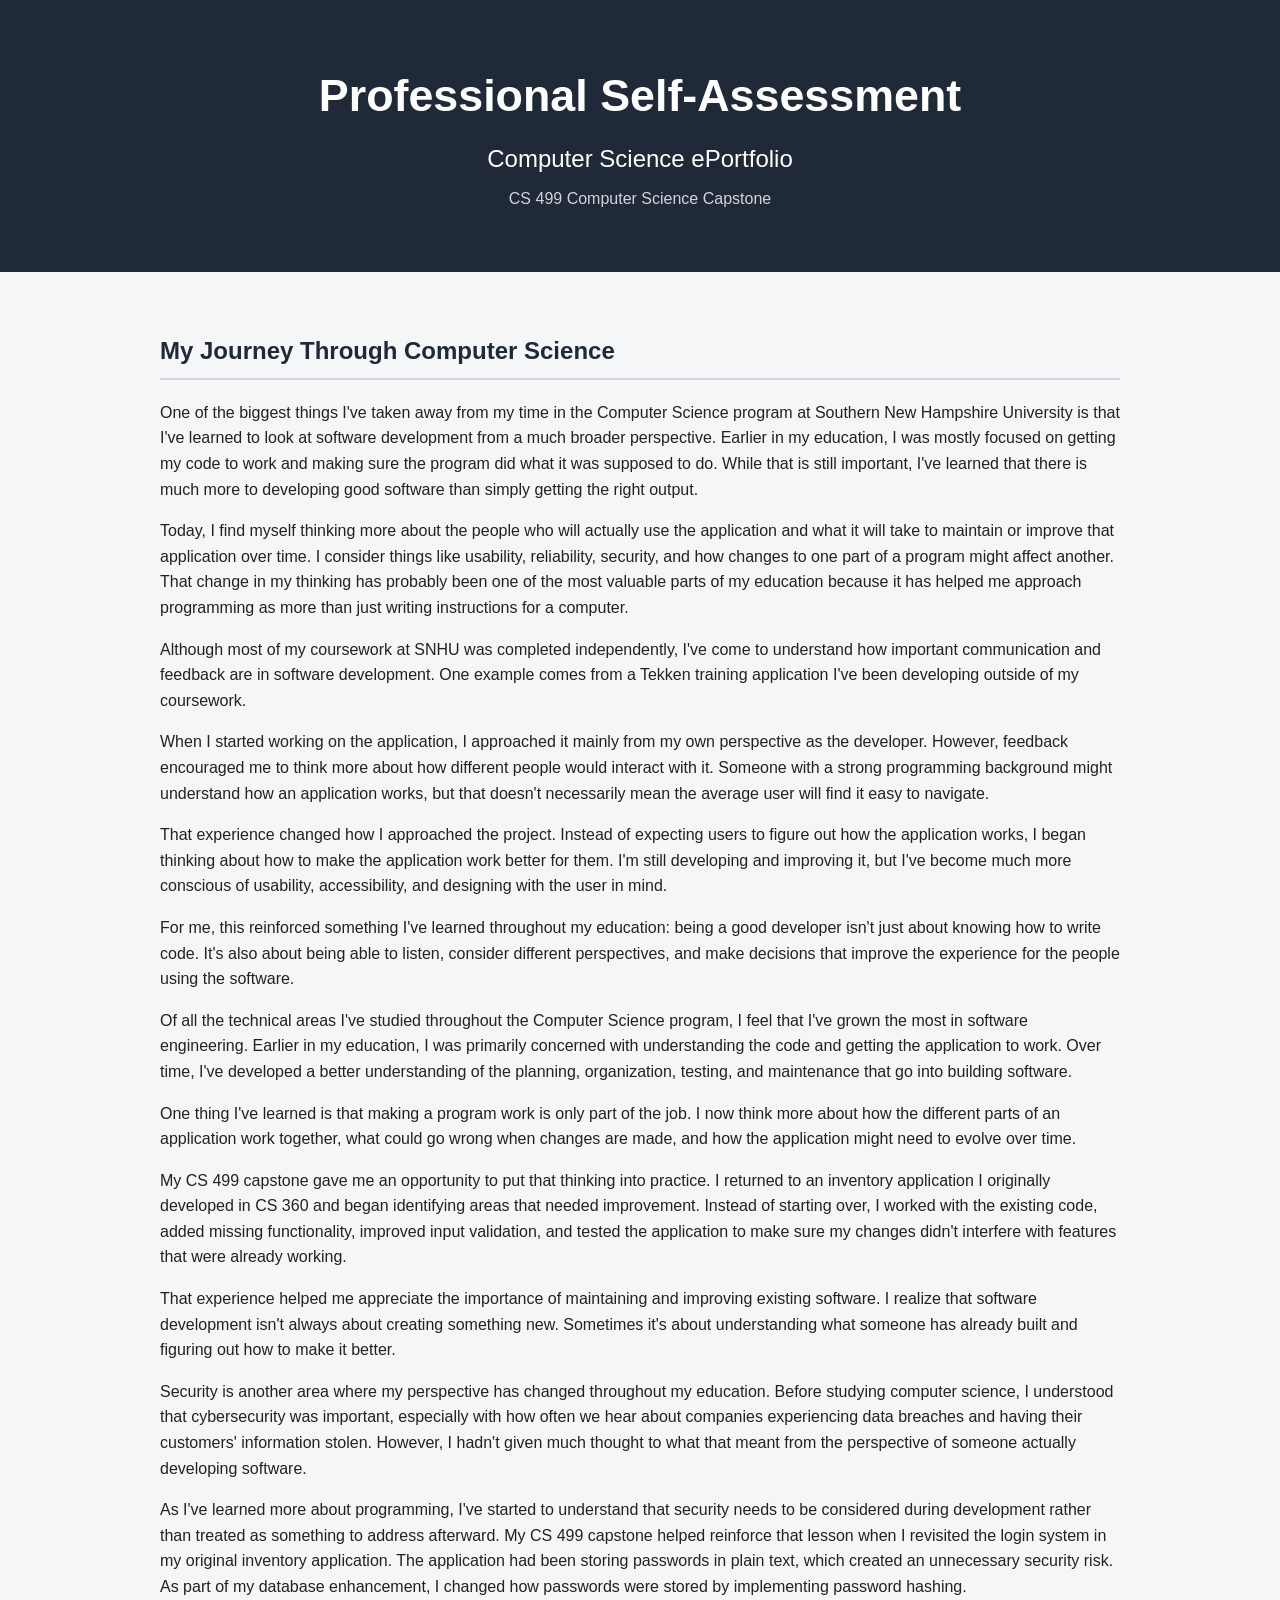
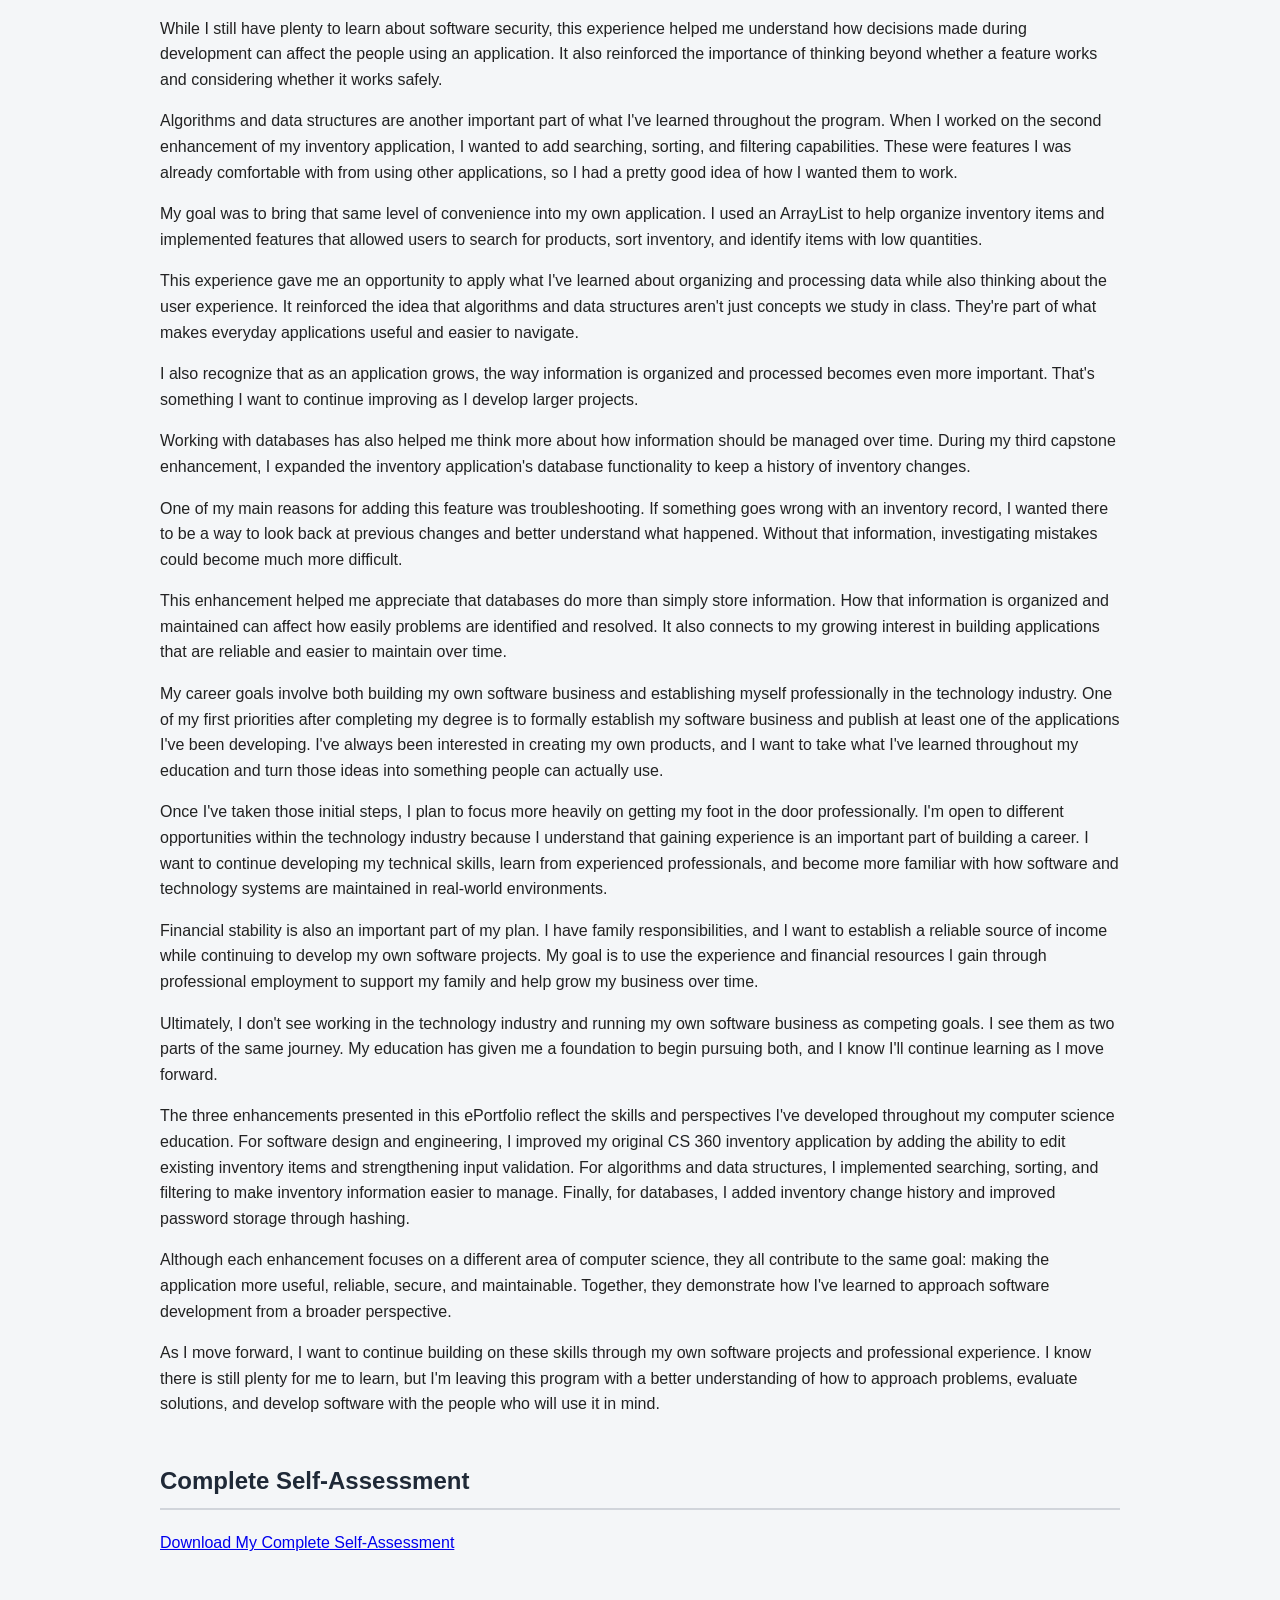
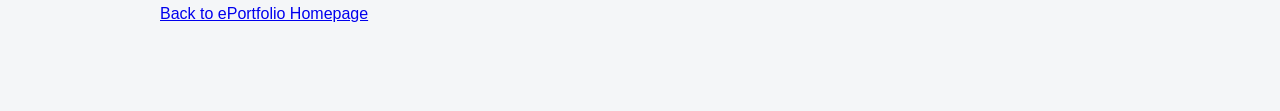
<file: self-assessment.html>
<!DOCTYPE html>
<html lang="en">
<head>
    <meta charset="UTF-8">
    <meta name="viewport" content="width=device-width, initial-scale=1.0">
    <title>Professional Self-Assessment | Bobby Smith</title>
    <link rel="stylesheet" href="style.css">
</head>

<body>

    <header>
        <h1>Professional Self-Assessment</h1>
        <h2>Computer Science ePortfolio</h2>
        <p>CS 499 Computer Science Capstone</p>
    </header>

    <main>
        
<section>
    <h2>My Journey Through Computer Science</h2>

    <p>One of the biggest things I've taken away from my time in the Computer Science program at Southern New Hampshire University is that I've learned to look at software development from a much broader perspective.  Earlier in my education, I was mostly focused on getting my code to work and making sure the program did what it was supposed to do. While that is still important, I've learned that there is much more to developing good software than simply getting the right output.</p>

    <p>Today, I find myself thinking more about the people who will actually use the application and what it will take to maintain or improve that application over time.  I consider things like usability, reliability, security, and how changes to one part of a program might affect another.  That change in my thinking has probably been one of the most valuable parts of my education because it has helped me approach programming as more than just writing instructions for a computer.</p>

    <p>Although most of my coursework at SNHU was completed independently, I've come to understand how important communication and feedback are in software development. One example comes from a Tekken training application I've been developing outside of my coursework.</p>

    <p>When I started working on the application, I approached it mainly from my own perspective as the developer. However, feedback encouraged me to think more about how different people would interact with it. Someone with a strong programming background might understand how an application works, but that doesn't necessarily mean the average user will find it easy to navigate.</p>

    <p>That experience changed how I approached the project. Instead of expecting users to figure out how the application works, I began thinking about how to make the application work better for them. I'm still developing and improving it, but I've become much more conscious of usability, accessibility, and designing with the user in mind.</p>

    <p>For me, this reinforced something I've learned throughout my education: being a good developer isn't just about knowing how to write code. It's also about being able to listen, consider different perspectives, and make decisions that improve the experience for the people using the software.</p>

    <p>Of all the technical areas I've studied throughout the Computer Science program, I feel that I've grown the most in software engineering. Earlier in my education, I was primarily concerned with understanding the code and getting the application to work. Over time, I've developed a better understanding of the planning, organization, testing, and maintenance that go into building software.</p>

    <p>One thing I've learned is that making a program work is only part of the job. I now think more about how the different parts of an application work together, what could go wrong when changes are made, and how the application might need to evolve over time.</p>

    <p>My CS 499 capstone gave me an opportunity to put that thinking into practice. I returned to an inventory application I originally developed in CS 360 and began identifying areas that needed improvement. Instead of starting over, I worked with the existing code, added missing functionality, improved input validation, and tested the application to make sure my changes didn't interfere with features that were already working.</p>

    <p>That experience helped me appreciate the importance of maintaining and improving existing software. I realize that software development isn't always about creating something new. Sometimes it's about understanding what someone has already built and figuring out how to make it better.</p>

    <p>Security is another area where my perspective has changed throughout my education. Before studying computer science, I understood that cybersecurity was important, especially with how often we hear about companies experiencing data breaches and having their customers' information stolen. However, I hadn't given much thought to what that meant from the perspective of someone actually developing software.</p>

    <p>As I've learned more about programming, I've started to understand that security needs to be considered during development rather than treated as something to address afterward. My CS 499 capstone helped reinforce that lesson when I revisited the login system in my original inventory application. The application had been storing passwords in plain text, which created an unnecessary security risk. As part of my database enhancement, I changed how passwords were stored by implementing password hashing.</p>

    <p>While I still have plenty to learn about software security, this experience helped me understand how decisions made during development can affect the people using an application. It also reinforced the importance of thinking beyond whether a feature works and considering whether it works safely.</p>

    <p>Algorithms and data structures are another important part of what I've learned throughout the program. When I worked on the second enhancement of my inventory application, I wanted to add searching, sorting, and filtering capabilities. These were features I was already comfortable with from using other applications, so I had a pretty good idea of how I wanted them to work.</p>

    <p>My goal was to bring that same level of convenience into my own application. I used an ArrayList to help organize inventory items and implemented features that allowed users to search for products, sort inventory, and identify items with low quantities.</p>

    <p>This experience gave me an opportunity to apply what I've learned about organizing and processing data while also thinking about the user experience. It reinforced the idea that algorithms and data structures aren't just concepts we study in class. They're part of what makes everyday applications useful and easier to navigate.</p>

    <p>I also recognize that as an application grows, the way information is organized and processed becomes even more important. That's something I want to continue improving as I develop larger projects.</p>

    <p>Working with databases has also helped me think more about how information should be managed over time. During my third capstone enhancement, I expanded the inventory application's database functionality to keep a history of inventory changes.</p>

    <p>One of my main reasons for adding this feature was troubleshooting. If something goes wrong with an inventory record, I wanted there to be a way to look back at previous changes and better understand what happened. Without that information, investigating mistakes could become much more difficult.</p>

    <p>This enhancement helped me appreciate that databases do more than simply store information. How that information is organized and maintained can affect how easily problems are identified and resolved. It also connects to my growing interest in building applications that are reliable and easier to maintain over time.</p>

    <p>My career goals involve both building my own software business and establishing myself professionally in the technology industry. One of my first priorities after completing my degree is to formally establish my software business and publish at least one of the applications I've been developing. I've always been interested in creating my own products, and I want to take what I've learned throughout my education and turn those ideas into something people can actually use.</p>

    <p>Once I've taken those initial steps, I plan to focus more heavily on getting my foot in the door professionally. I'm open to different opportunities within the technology industry because I understand that gaining experience is an important part of building a career. I want to continue developing my technical skills, learn from experienced professionals, and become more familiar with how software and technology systems are maintained in real-world environments.</p>

    <p>Financial stability is also an important part of my plan. I have family responsibilities, and I want to establish a reliable source of income while continuing to develop my own software projects. My goal is to use the experience and financial resources I gain through professional employment to support my family and help grow my business over time.</p>

    <p>Ultimately, I don't see working in the technology industry and running my own software business as competing goals. I see them as two parts of the same journey. My education has given me a foundation to begin pursuing both, and I know I'll continue learning as I move forward.</p>

    <p>The three enhancements presented in this ePortfolio reflect the skills and perspectives I've developed throughout my computer science education. For software design and engineering, I improved my original CS 360 inventory application by adding the ability to edit existing inventory items and strengthening input validation. For algorithms and data structures, I implemented searching, sorting, and filtering to make inventory information easier to manage. Finally, for databases, I added inventory change history and improved password storage through hashing.</p>

    <p>Although each enhancement focuses on a different area of computer science, they all contribute to the same goal: making the application more useful, reliable, secure, and maintainable. Together, they demonstrate how I've learned to approach software development from a broader perspective.</p>

    <p>As I move forward, I want to continue building on these skills through my own software projects and professional experience. I know there is still plenty for me to learn, but I'm leaving this program with a better understanding of how to approach problems, evaluate solutions, and develop software with the people who will use it in mind.</p>

</section>


        <section>
            <h2>Complete Self-Assessment</h2>

            <p>
                <a href="self-assessment/SmithB%20ProSelfassess.docx">
                    Download My Complete Self-Assessment
                </a>
            </p>
        </section>

        <section>
            <p>
                <a href="index.html">Back to ePortfolio Homepage</a>
            </p>
        </section>
    </main>

</body>
</html>
</file>
<file: style.css>
* {
    box-sizing: border-box;
}

body {
    margin: 0;
    font-family: Arial, Helvetica, sans-serif;
    background-color: #f4f6f8;
    color: #222;
    line-height: 1.6;
}

header {
    background-color: #1f2937;
    color: white;
    padding: 60px 20px;
    text-align: center;
}

header h1 {
    margin: 0;
    font-size: 2.8rem;
}

header h2 {
    margin: 8px 0;
    font-weight: 400;
}

header p {
    margin: 0;
    color: #d1d5db;
}

main {
    max-width: 1000px;
    margin: 0 auto;
    padding: 40px 20px;
}

section {
    margin-bottom: 45px;
}

section h2 {
    color: #1f2937;
    border-bottom: 2px solid #d1d5db;
    padding-bottom: 8px;
}

.capstone-grid {
    display: grid;
    grid-template-columns: repeat(3, 1fr);
    gap: 20px;
    margin-top: 25px;
}

.capstone-card {
    background-color: white;
    border: 1px solid #d1d5db;
    border-radius: 8px;
    padding: 25px;
}

.capstone-card h3 {
    margin-top: 0;
    color: #1f2937;
}

@media (max-width: 700px) {
    .capstone-grid {
        grid-template-columns: 1fr;
    }
}

.video-container {
    position: relative;
    width: 100%;
    max-width: 800px;
    aspect-ratio: 16 / 9;
    margin: 20px auto;
}

.video-container iframe {
    width: 100%;
    height: 100%;
    border: none;
    border-radius: 8px;
}
</file>
